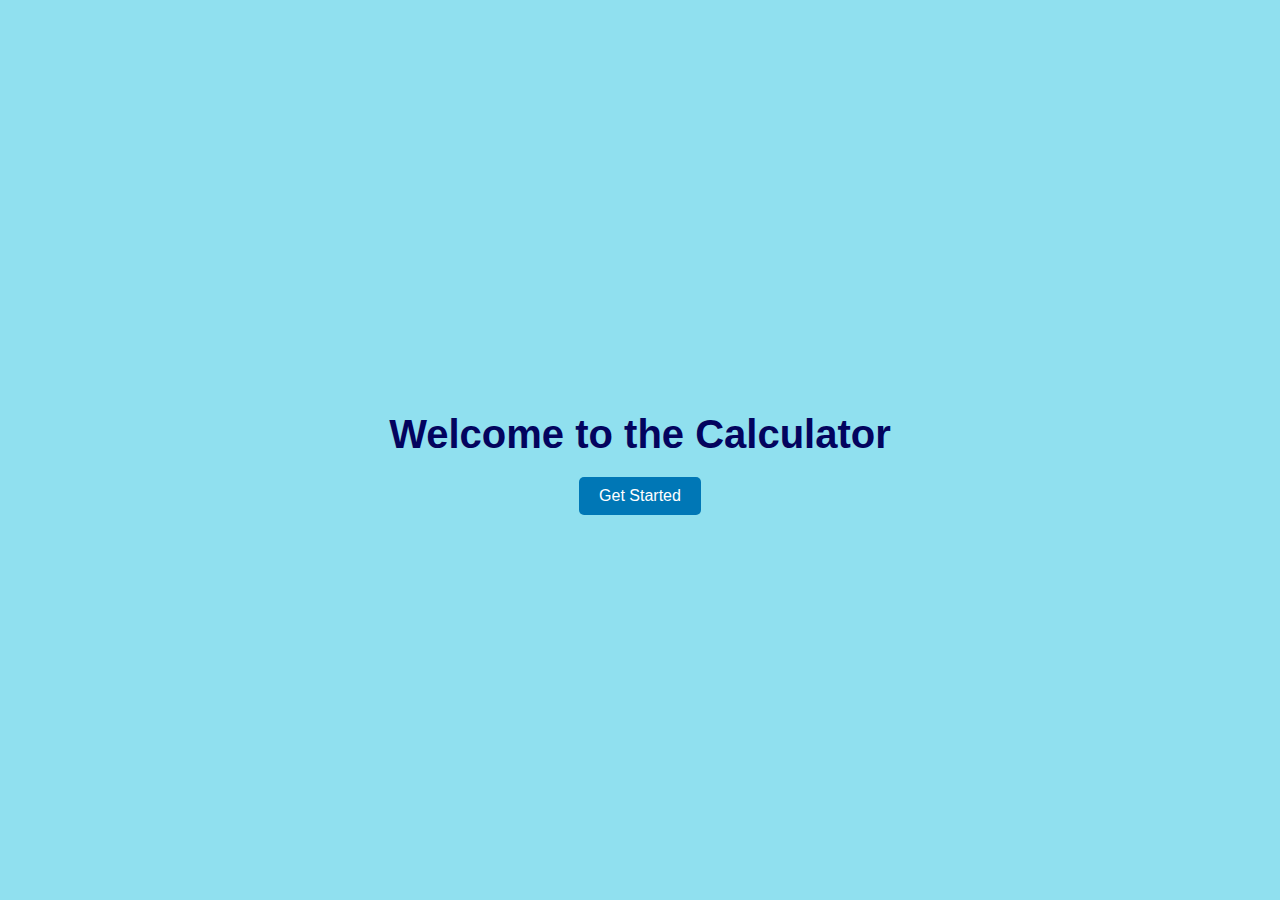
<file: index.html>
<!DOCTYPE html>
<html lang="en">
<head>
    <meta charset="UTF-8">
    <meta name="viewport" content="width=device-width, initial-scale=1.0">
    <title>Welcome</title>
    <link rel="stylesheet" href="style.css">
</head>
<body class="welcome-body">
    <div class="welcome-container">
        <h1 class="welcome-title">Welcome to the Calculator</h1>
        <button onclick="window.location.href='calculator.html'" class="get-started-btn">Get Started</button>
    </div>
</body>
</html>
</file>
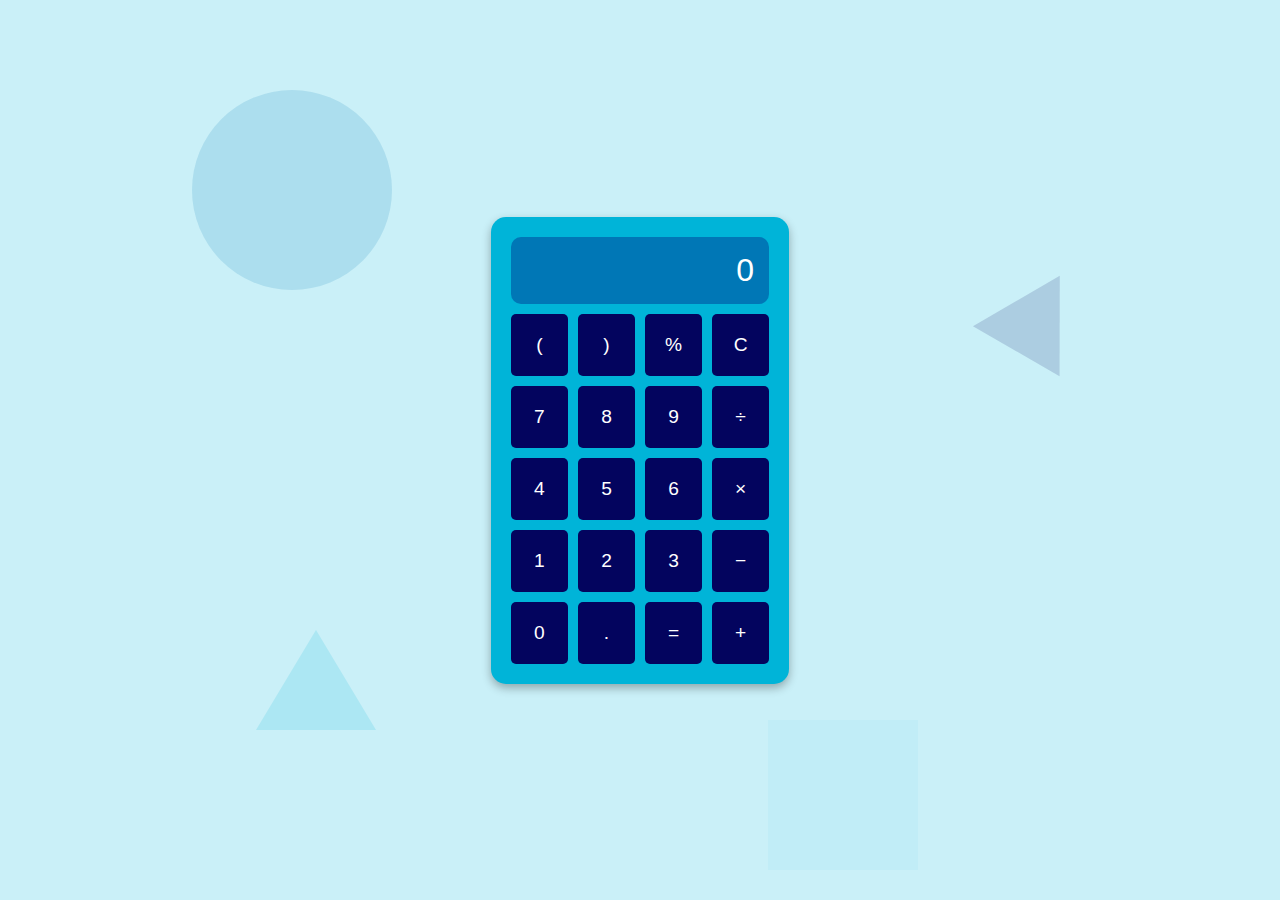
<file: calculator.html>
<!DOCTYPE html>
<html lang="en">
<head>
    <meta charset="UTF-8">
    <meta name="viewport" content="width=device-width, initial-scale=1.0">
    <title>Calculator</title>
    <link rel="stylesheet" href="style.css">
</head>
<body class="calculator-body">
    <div class="background-decor">
        <div class="shape circle"></div>
        <div class="shape triangle"></div>
        <div class="shape square"></div>
        <div class="shape hexagon"></div>
    </div>
    <div class="calculator">
        <div class="display" id="display">0</div>
        <div class="buttons">
            <!-- Calculator buttons -->
            <button onclick="appendValue('(')">(</button>
            <button onclick="appendValue(')')">)</button>
            <button onclick="appendValue('%')">%</button>
            <button onclick="clearDisplay()">C</button>
            <button onclick="appendValue('7')">7</button>
            <button onclick="appendValue('8')">8</button>
            <button onclick="appendValue('9')">9</button>
            <button onclick="appendValue('/')">÷</button>
            <button onclick="appendValue('4')">4</button>
            <button onclick="appendValue('5')">5</button>
            <button onclick="appendValue('6')">6</button>
            <button onclick="appendValue('*')">×</button>
            <button onclick="appendValue('1')">1</button>
            <button onclick="appendValue('2')">2</button>
            <button onclick="appendValue('3')">3</button>
            <button onclick="appendValue('-')">−</button>
            <button onclick="appendValue('0')">0</button>
            <button onclick="appendValue('.')">.</button>
            <button onclick="calculate()">=</button>
            <button onclick="appendValue('+')">+</button>
        </div>
    </div>
    <script src="script.js"></script>
</body>
</html>
</file>
<file: style.css>
/* Color Palette */
:root {
    --navy-blue: #03045E;
    --dark-blue: #0077B6;
    --sky-blue: #00B4D8;
    --light-blue: #90E0EF;
    --very-light-blue: #CAF0F8;
    --black: #000000;
}

/* General styling */
body {
    margin: 0;
    font-family: Arial, sans-serif;
    display: flex;
    justify-content: center;
    align-items: center;
    height: 100vh;
    overflow: hidden;
}

/* Welcome Page */
.welcome-body {
    background: var(--light-blue);
    color: var(--black);
    text-align: center;
    animation: backgroundPulse 6s infinite;
}

.welcome-container {
    animation: fadeIn 2s ease;
}

.welcome-title {
    font-size: 2.5em;
    color: var(--navy-blue);
    margin-bottom: 20px;
}

.get-started-btn {
    padding: 10px 20px;
    font-size: 1em;
    background: var(--dark-blue);
    border: none;
    color: white;
    cursor: pointer;
    transition: transform 0.3s ease, background 0.3s ease;
}

.get-started-btn:hover {
    transform: scale(1.1);
    background: var(--sky-blue);
}

/* Calculator Page */
.calculator-body {
    background: var(--very-light-blue);
    animation: backgroundPulse 8s infinite alternate;
    position: relative;
}

.background-decor .shape {
    position: absolute;
    opacity: 0.15;
    animation: floatShape 8s infinite ease-in-out;
}

.circle {
    width: 200px;
    height: 200px;
    border-radius: 50%;
    background: var(--dark-blue);
    top: 10%;
    left: 15%;
    animation-delay: 0.5s;
}

.triangle {
    width: 0;
    height: 0;
    border-left: 60px solid transparent;
    border-right: 60px solid transparent;
    border-bottom: 100px solid var(--sky-blue);
    top: 70%;
    left: 20%;
    animation-delay: 1s;
}

.square {
    width: 150px;
    height: 150px;
    background: var(--light-blue);
    top: 80%;
    left: 60%;
    animation-delay: 2s;
}

.hexagon {
    width: 0;
    height: 0;
    border-left: 50px solid transparent;
    border-right: 50px solid transparent;
    border-bottom: 87px solid var(--navy-blue);
    position: absolute;
    top: 30%;
    right: 15%;
    transform: rotate(30deg);
    animation-delay: 1.5s;
}

@keyframes floatShape {
    0% { transform: translateY(0px); }
    50% { transform: translateY(-20px); }
    100% { transform: translateY(0px); }
}

.calculator {
    background: var(--sky-blue);
    padding: 20px;
    border-radius: 15px;
    box-shadow: 0px 4px 10px rgba(0, 0, 0, 0.3);
    text-align: center;
    animation: fadeIn 1.5s ease;
}

.display {
    background: var(--dark-blue);
    color: white;
    font-size: 2em;
    padding: 15px;
    border-radius: 10px;
    margin-bottom: 10px;
    text-align: right;
}

.buttons {
    display: grid;
    grid-template-columns: repeat(4, 1fr);
    gap: 10px;
}

button {
    padding: 20px;
    font-size: 1.2em;
    border-radius: 5px;
    border: none;
    background: var(--navy-blue);
    color: white;
    cursor: pointer;
    transition: transform 0.3s ease, background 0.3s ease;
}

button:hover {
    transform: scale(1.1);
    background: var(--dark-blue);
}

@keyframes backgroundPulse {
    0%, 100% { background-color: var(--very-light-blue); }
    50% { background-color: var(--light-blue); }
}

@keyframes fadeIn {
    from { opacity: 0; }
    to { opacity: 1; }
}
</file>
